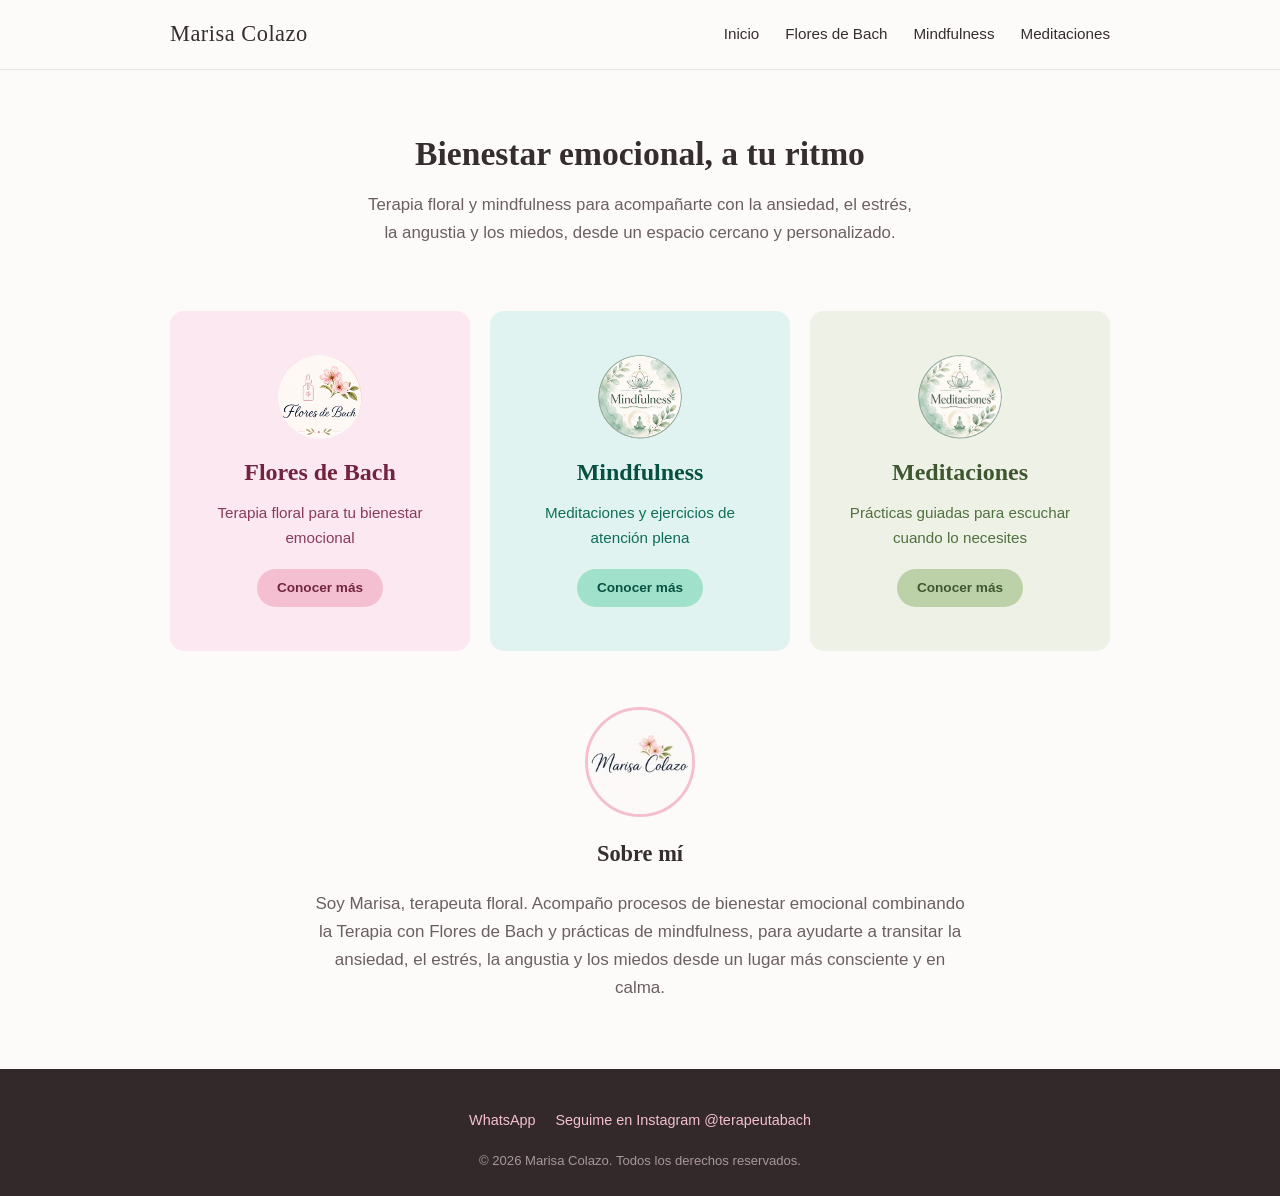
<file: index.html>
<!DOCTYPE html>
<html lang="es">
<head>
<meta charset="UTF-8">
<meta name="viewport" content="width=device-width, initial-scale=1.0">
<title>Marisa Colazo | Terapia floral y mindfulness</title>
<meta name="description" content="Terapia con Flores de Bach y mindfulness para el bienestar emocional. Sesiones personalizadas para ansiedad, estrés y angustia.">
<link rel="stylesheet" href="css/style.css">
</head>
<body>

<header class="site-header">
  <div class="container">
    <a href="index.html" class="logo">Marisa Colazo</a>
    <button class="nav-toggle" aria-label="Abrir menú">☰</button>
    <nav class="main-nav">
      <ul>
        <li><a href="index.html">Inicio</a></li>
        <li><a href="flores-de-bach.html">Flores de Bach</a></li>
        <li><a href="mindfulness.html">Mindfulness</a></li>
        <li><a href="meditaciones.html">Meditaciones</a></li>
      </ul>
    </nav>
  </div>
</header>

<section class="hero reveal">
  <div class="container">
    <h1>Bienestar emocional, a tu ritmo</h1>
    <p>Terapia floral y mindfulness para acompañarte con la ansiedad, el estrés, la angustia y los miedos, desde un espacio cercano y personalizado.</p>
  </div>
</section>

<div class="container">
  <div class="split-panels">
    <a href="flores-de-bach.html" class="panel pink reveal reveal-1">
      <img src="images/icono-flores-de-bach.png" alt="Flores de Bach" class="panel-logo">
      <h2>Flores de Bach</h2>
      <p>Terapia floral para tu bienestar emocional</p>
      <span class="pill">Conocer más</span>
    </a>
    <a href="mindfulness.html" class="panel aqua reveal reveal-2">
      <img src="images/logo-mindfulness.jpg" alt="Mindfulness" class="panel-logo">
      <h2>Mindfulness</h2>
      <p>Meditaciones y ejercicios de atención plena</p>
      <span class="pill">Conocer más</span>
    </a>
    <a href="meditaciones.html" class="panel sage reveal reveal-3">
      <img src="images/icono-meditaciones.jpg" alt="Meditaciones" class="panel-logo">
      <h2>Meditaciones</h2>
      <p>Prácticas guiadas para escuchar cuando lo necesites</p>
      <span class="pill">Conocer más</span>
    </a>
  </div>
</div>

<div class="about-section reveal">
  <img src="images/marisa-perfil.jpg" alt="Marisa Colazo" class="avatar-photo">
  <h2>Sobre mí</h2>
  <p>Soy Marisa, terapeuta floral. Acompaño procesos de bienestar emocional combinando la Terapia con Flores de Bach y prácticas de mindfulness, para ayudarte a transitar la ansiedad, el estrés, la angustia y los miedos desde un lugar más consciente y en calma.</p>
</div>

<footer class="site-footer">
  <div class="container">
    <div class="footer-contact">
      <a href="https://wa.me/5493456495368?text=Hola%20Marisa%2C%20quisiera%20consultarte" target="_blank" rel="noopener">WhatsApp</a>
      <a href="https://instagram.com/terapeutabach" target="_blank" rel="noopener">Seguime en Instagram @terapeutabach</a>
    </div>
    <div class="footer-bottom">&copy; 2026 Marisa Colazo. Todos los derechos reservados.</div>
  </div>
</footer>

<script src="js/main.js"></script>
</body>
</html>
</file>
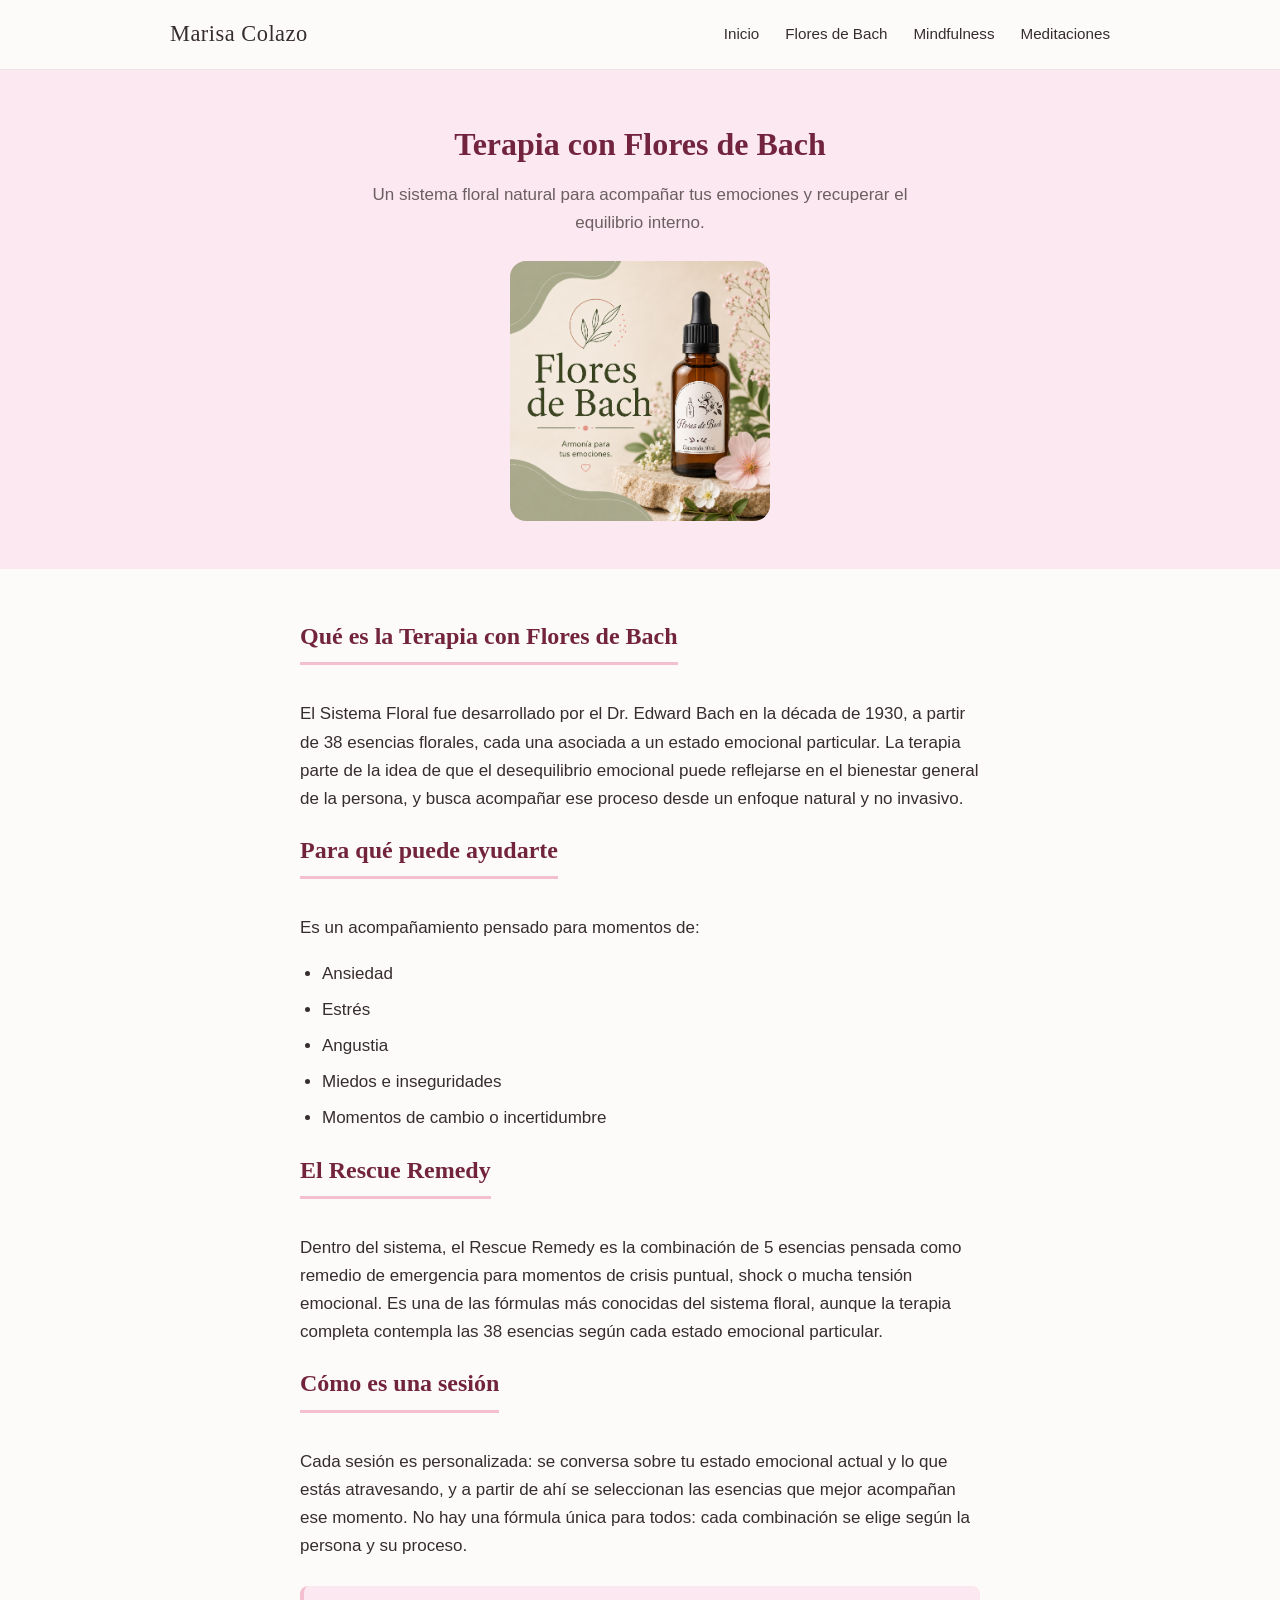
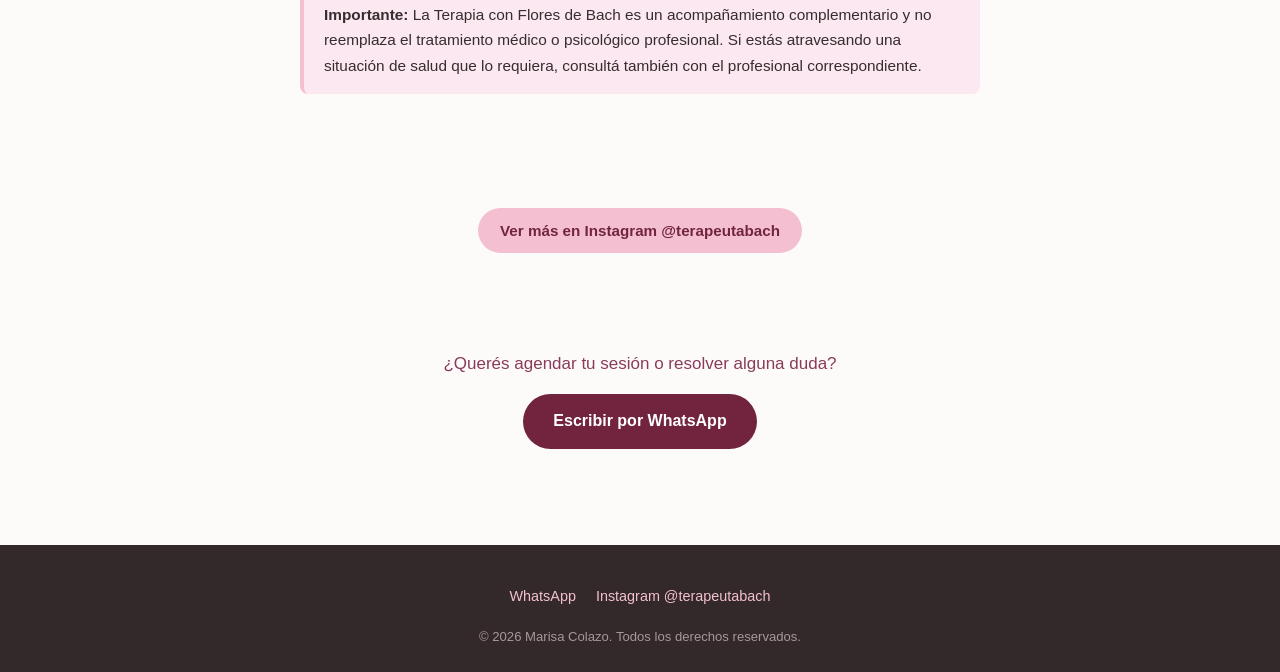
<file: flores-de-bach.html>
<!DOCTYPE html>
<html lang="es">
<head>
<meta charset="UTF-8">
<meta name="viewport" content="width=device-width, initial-scale=1.0">
<title>Flores de Bach | Marisa Colazo</title>
<meta name="description" content="Terapia con Flores de Bach: qué es, para qué se usa y cómo es una sesión personalizada con Marisa Colazo.">
<link rel="stylesheet" href="css/style.css">
</head>
<body class="theme-pink">

<header class="site-header">
  <div class="container">
    <a href="index.html" class="logo">Marisa Colazo</a>
    <button class="nav-toggle" aria-label="Abrir menú">☰</button>
    <nav class="main-nav">
      <ul>
        <li><a href="index.html">Inicio</a></li>
        <li><a href="flores-de-bach.html">Flores de Bach</a></li>
        <li><a href="mindfulness.html">Mindfulness</a></li>
        <li><a href="meditaciones.html">Meditaciones</a></li>
      </ul>
    </nav>
  </div>
</header>

<div class="page-hero reveal">
  <div class="container">
    <h1>Terapia con Flores de Bach</h1>
    <p>Un sistema floral natural para acompañar tus emociones y recuperar el equilibrio interno.</p>
    <div class="hero-photo">
      <img src="images/banner-flores-de-bach.png" alt="Flores de Bach — armonía para tus emociones">
    </div>
  </div>
</div>

<main>
<div class="content-body reveal">

<h2 class="section-title">Qué es la Terapia con Flores de Bach</h2>
<p>El Sistema Floral fue desarrollado por el Dr. Edward Bach en la década de 1930, a partir de 38 esencias florales, cada una asociada a un estado emocional particular. La terapia parte de la idea de que el desequilibrio emocional puede reflejarse en el bienestar general de la persona, y busca acompañar ese proceso desde un enfoque natural y no invasivo.</p>

<h2 class="section-title">Para qué puede ayudarte</h2>
<p>Es un acompañamiento pensado para momentos de:</p>
<ul>
  <li>Ansiedad</li>
  <li>Estrés</li>
  <li>Angustia</li>
  <li>Miedos e inseguridades</li>
  <li>Momentos de cambio o incertidumbre</li>
</ul>

<h2 class="section-title">El Rescue Remedy</h2>
<p>Dentro del sistema, el Rescue Remedy es la combinación de 5 esencias pensada como remedio de emergencia para momentos de crisis puntual, shock o mucha tensión emocional. Es una de las fórmulas más conocidas del sistema floral, aunque la terapia completa contempla las 38 esencias según cada estado emocional particular.</p>

<h2 class="section-title">Cómo es una sesión</h2>
<p>Cada sesión es personalizada: se conversa sobre tu estado emocional actual y lo que estás atravesando, y a partir de ahí se seleccionan las esencias que mejor acompañan ese momento. No hay una fórmula única para todos: cada combinación se elige según la persona y su proceso.</p>

<div class="callout">
<strong>Importante:</strong> La Terapia con Flores de Bach es un acompañamiento complementario y no reemplaza el tratamiento médico o psicológico profesional. Si estás atravesando una situación de salud que lo requiera, consultá también con el profesional correspondiente.
</div>

</div>

<div class="ig-embed-wrap reveal">
  <blockquote class="instagram-media" data-instgrm-permalink="https://www.instagram.com/p/DatU_ZfD-uV/" data-instgrm-version="14" style="max-width:400px; width:100%;"></blockquote>
</div>
<div style="text-align:center;">
  <a class="ig-follow-btn" href="https://instagram.com/terapeutabach" target="_blank" rel="noopener">Ver más en Instagram @terapeutabach</a>
</div>

<div class="cta-block reveal">
  <p style="color: var(--pink-text); margin-bottom: 16px;">¿Querés agendar tu sesión o resolver alguna duda?</p>
  <a class="cta-btn" href="https://wa.me/5493456495368?text=Hola%20Marisa%2C%20quisiera%20consultarte%20sobre%20Flores%20de%20Bach" target="_blank" rel="noopener">Escribir por WhatsApp</a>
</div>
</main>

<footer class="site-footer">
  <div class="container">
    <div class="footer-contact">
      <a href="https://wa.me/5493456495368?text=Hola%20Marisa%2C%20quisiera%20consultarte" target="_blank" rel="noopener">WhatsApp</a>
      <a href="https://instagram.com/terapeutabach" target="_blank" rel="noopener">Instagram @terapeutabach</a>
    </div>
    <div class="footer-bottom">&copy; 2026 Marisa Colazo. Todos los derechos reservados.</div>
  </div>
</footer>

<script async src="//www.instagram.com/embed.js"></script>
<script src="js/main.js"></script>
</body>
</html>
</file>
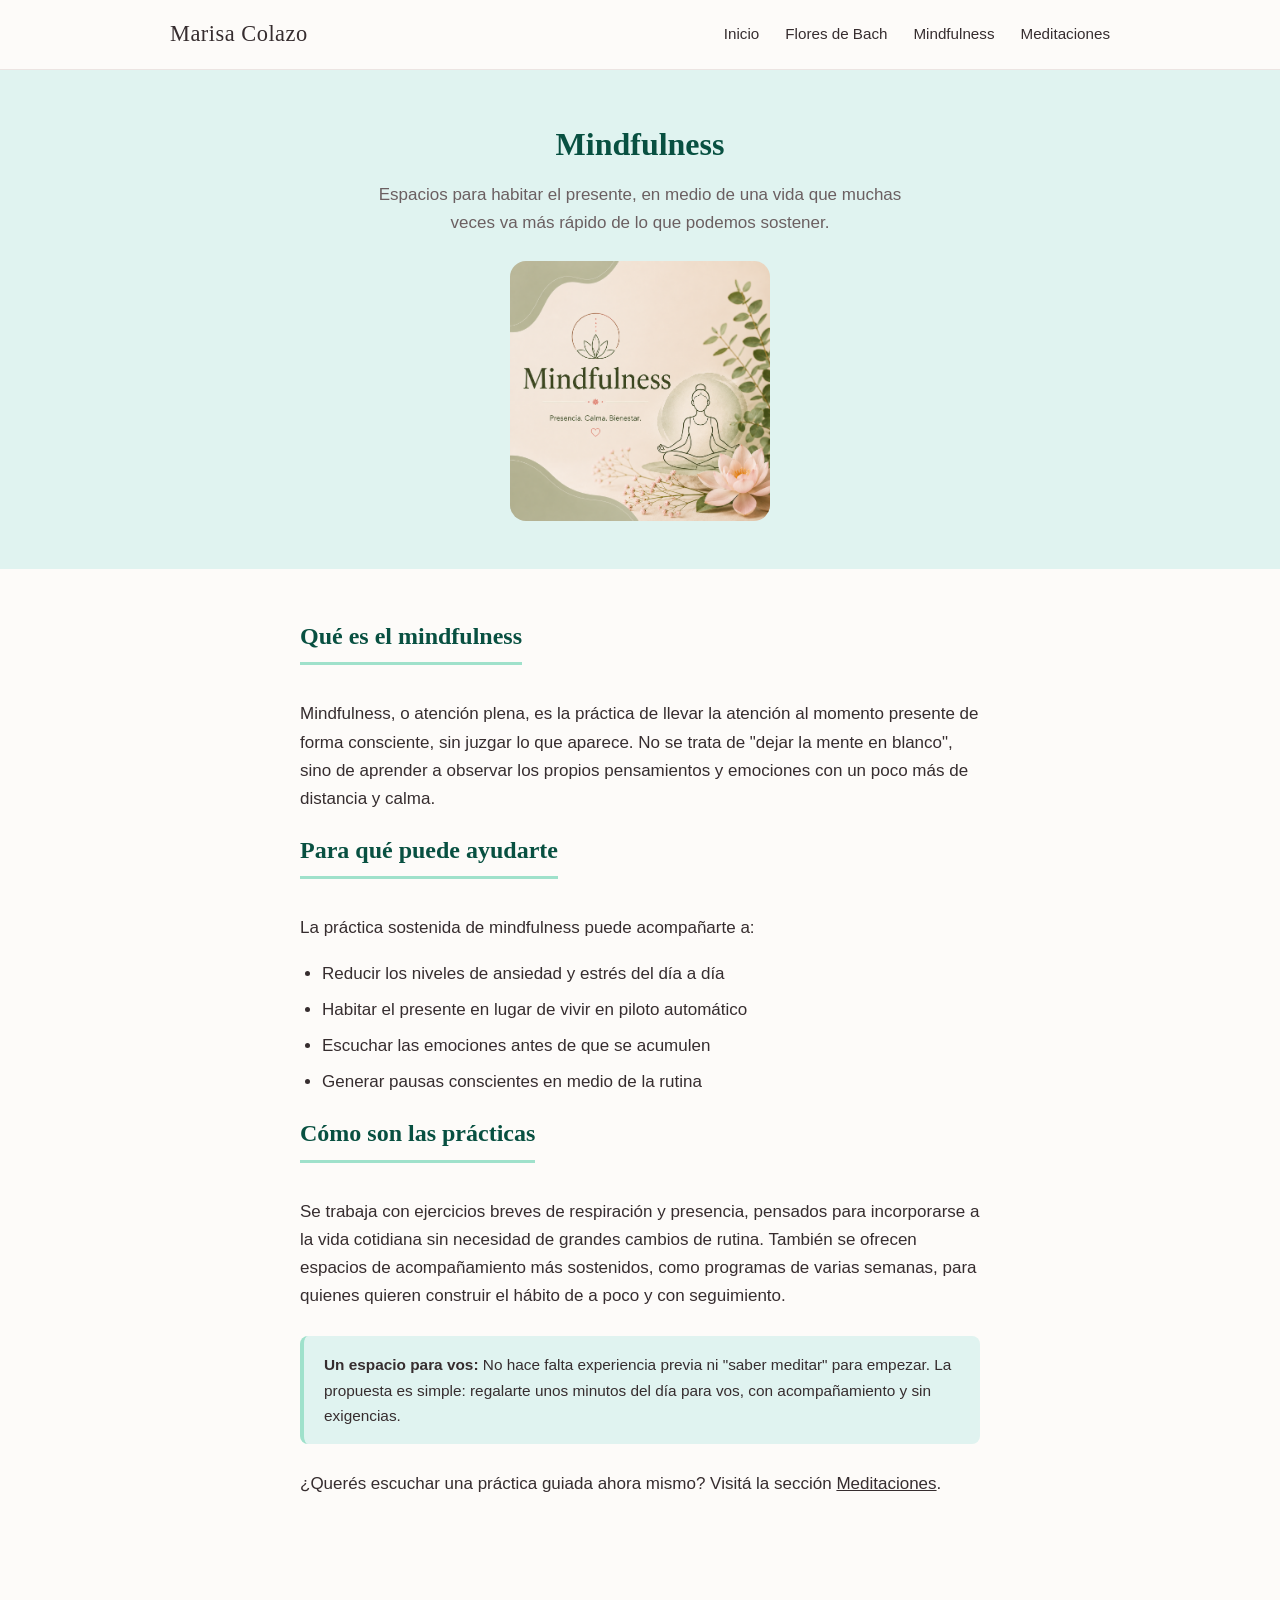
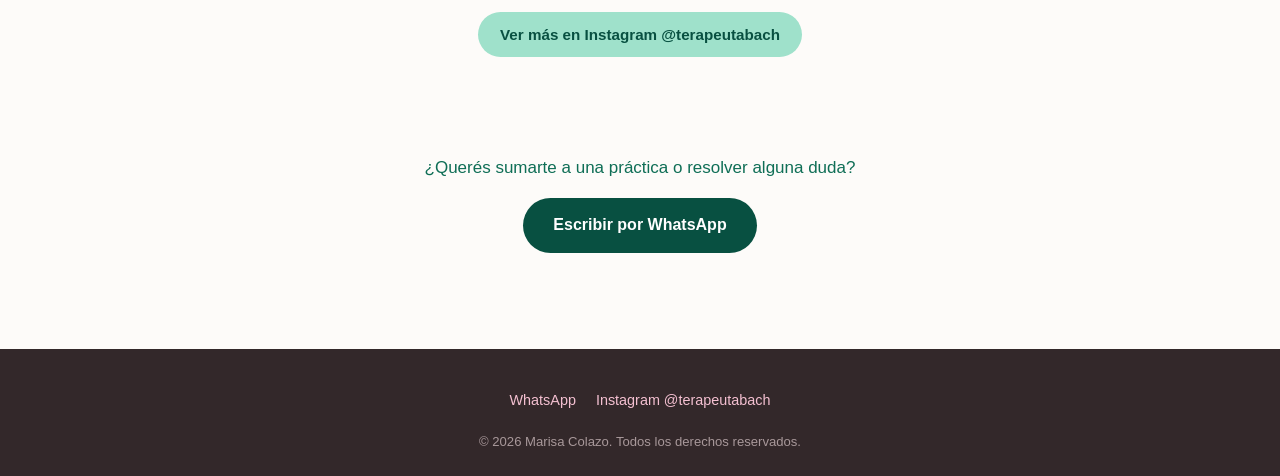
<file: mindfulness.html>
<!DOCTYPE html>
<html lang="es">
<head>
<meta charset="UTF-8">
<meta name="viewport" content="width=device-width, initial-scale=1.0">
<title>Mindfulness | Marisa Colazo</title>
<meta name="description" content="Meditaciones y ejercicios de mindfulness para reducir la ansiedad y el estrés, y habitar el presente con Marisa Colazo.">
<link rel="stylesheet" href="css/style.css">
</head>
<body class="theme-aqua">

<header class="site-header">
  <div class="container">
    <a href="index.html" class="logo">Marisa Colazo</a>
    <button class="nav-toggle" aria-label="Abrir menú">☰</button>
    <nav class="main-nav">
      <ul>
        <li><a href="index.html">Inicio</a></li>
        <li><a href="flores-de-bach.html">Flores de Bach</a></li>
        <li><a href="mindfulness.html">Mindfulness</a></li>
        <li><a href="meditaciones.html">Meditaciones</a></li>
      </ul>
    </nav>
  </div>
</header>

<div class="page-hero reveal">
  <div class="container">
    <h1>Mindfulness</h1>
    <p>Espacios para habitar el presente, en medio de una vida que muchas veces va más rápido de lo que podemos sostener.</p>
    <div class="hero-photo">
      <img src="images/banner-mindfulness.png" alt="Mindfulness — presencia, calma, bienestar">
    </div>
  </div>
</div>

<main>
<div class="content-body reveal">

<h2 class="section-title">Qué es el mindfulness</h2>
<p>Mindfulness, o atención plena, es la práctica de llevar la atención al momento presente de forma consciente, sin juzgar lo que aparece. No se trata de "dejar la mente en blanco", sino de aprender a observar los propios pensamientos y emociones con un poco más de distancia y calma.</p>

<h2 class="section-title">Para qué puede ayudarte</h2>
<p>La práctica sostenida de mindfulness puede acompañarte a:</p>
<ul>
  <li>Reducir los niveles de ansiedad y estrés del día a día</li>
  <li>Habitar el presente en lugar de vivir en piloto automático</li>
  <li>Escuchar las emociones antes de que se acumulen</li>
  <li>Generar pausas conscientes en medio de la rutina</li>
</ul>

<h2 class="section-title">Cómo son las prácticas</h2>
<p>Se trabaja con ejercicios breves de respiración y presencia, pensados para incorporarse a la vida cotidiana sin necesidad de grandes cambios de rutina. También se ofrecen espacios de acompañamiento más sostenidos, como programas de varias semanas, para quienes quieren construir el hábito de a poco y con seguimiento.</p>

<div class="callout">
<strong>Un espacio para vos:</strong> No hace falta experiencia previa ni "saber meditar" para empezar. La propuesta es simple: regalarte unos minutos del día para vos, con acompañamiento y sin exigencias.
</div>

<p>¿Querés escuchar una práctica guiada ahora mismo? Visitá la sección <a href="meditaciones.html">Meditaciones</a>.</p>

</div>

<div class="ig-embed-wrap reveal">
  <blockquote class="instagram-media" data-instgrm-permalink="https://www.instagram.com/p/Da37CQwkdxz/" data-instgrm-version="14" style="max-width:400px; width:100%;"></blockquote>
</div>
<div style="text-align:center;">
  <a class="ig-follow-btn" href="https://instagram.com/terapeutabach" target="_blank" rel="noopener">Ver más en Instagram @terapeutabach</a>
</div>

<div class="cta-block reveal">
  <p style="color: var(--aqua-text); margin-bottom: 16px;">¿Querés sumarte a una práctica o resolver alguna duda?</p>
  <a class="cta-btn" href="https://wa.me/5493456495368?text=Hola%20Marisa%2C%20quisiera%20consultarte%20sobre%20mindfulness" target="_blank" rel="noopener">Escribir por WhatsApp</a>
</div>
</main>

<footer class="site-footer">
  <div class="container">
    <div class="footer-contact">
      <a href="https://wa.me/5493456495368?text=Hola%20Marisa%2C%20quisiera%20consultarte" target="_blank" rel="noopener">WhatsApp</a>
      <a href="https://instagram.com/terapeutabach" target="_blank" rel="noopener">Instagram @terapeutabach</a>
    </div>
    <div class="footer-bottom">&copy; 2026 Marisa Colazo. Todos los derechos reservados.</div>
  </div>
</footer>

<script async src="//www.instagram.com/embed.js"></script>
<script src="js/main.js"></script>
</body>
</html>
</file>
<file: css/style.css>
/* Marisa Colazo — hoja de estilos principal */

:root {
  --color-bg: #fdfbf9;
  --color-text: #362d2f;
  --color-text-light: #6b5f61;
  --color-border: #ece4e2;

  --pink-bg: #fbe8f0;
  --pink-mid: #f4c0d1;
  --pink-dark: #72243e;
  --pink-text: #8a3b5c;

  --aqua-bg: #e0f3f0;
  --aqua-mid: #9fe1cb;
  --aqua-dark: #085041;
  --aqua-text: #0f6e56;

  --sage-bg: #edf1e6;
  --sage-mid: #bdd1a8;
  --sage-dark: #3f5730;
  --sage-text: #52703f;

  --radius: 14px;
  --max-width: 980px;
  --font-heading: Georgia, "Times New Roman", serif;
  --font-body: "Segoe UI", Verdana, Arial, sans-serif;
}

* {
  box-sizing: border-box;
}

html {
  scroll-behavior: smooth;
}

body {
  margin: 0;
  font-family: var(--font-body);
  color: var(--color-text);
  background: var(--color-bg);
  line-height: 1.65;
  font-size: 17px;
}

img {
  max-width: 100%;
  display: block;
}

a {
  color: inherit;
}

.container {
  max-width: var(--max-width);
  margin: 0 auto;
  padding: 0 20px;
}

/* Header */
.site-header {
  background: var(--color-bg);
  border-bottom: 1px solid var(--color-border);
  position: sticky;
  top: 0;
  z-index: 100;
}

.site-header .container {
  display: flex;
  align-items: center;
  justify-content: space-between;
  padding-top: 16px;
  padding-bottom: 16px;
}

.logo {
  font-family: var(--font-heading);
  font-size: 1.4rem;
  color: var(--color-text) !important;
  text-decoration: none !important;
  letter-spacing: 0.5px;
}

.nav-toggle {
  display: none;
  background: none;
  border: none;
  color: var(--color-text);
  font-size: 1.8rem;
  cursor: pointer;
}

.main-nav ul {
  list-style: none;
  display: flex;
  gap: 26px;
  margin: 0;
  padding: 0;
}

.main-nav a {
  text-decoration: none !important;
  font-weight: 500;
  font-size: 0.95rem;
  color: var(--color-text) !important;
}

.main-nav a:hover {
  opacity: 0.7;
}

@media (max-width: 720px) {
  .nav-toggle { display: block; }
  .main-nav { display: none; width: 100%; }
  .main-nav.open { display: block; }
  .site-header .container { flex-wrap: wrap; }
  .main-nav ul { flex-direction: column; gap: 4px; padding: 12px 0 18px; }
  .main-nav a { display: block; padding: 10px 4px; border-top: 1px solid var(--color-border); }
}

/* Hero */
.hero {
  text-align: center;
  padding: 56px 0 40px;
}

.hero h1 {
  font-family: var(--font-heading);
  font-size: 2.1rem;
  margin: 0 0 10px;
}

.hero p {
  color: var(--color-text-light);
  max-width: 560px;
  margin: 0 auto;
  font-size: 1.05rem;
}

/* Split panels */
.split-panels {
  display: grid;
  grid-template-columns: repeat(auto-fit, minmax(260px, 1fr));
  gap: 20px;
  margin: 24px 0 56px;
}

.panel {
  border-radius: var(--radius);
  padding: 44px 30px;
  text-align: center;
  text-decoration: none !important;
  transition: transform 0.15s ease;
}

.panel:hover {
  transform: translateY(-3px);
}

.panel.pink { background: var(--pink-bg); }
.panel.aqua { background: var(--aqua-bg); }
.panel.sage { background: var(--sage-bg); }

.panel-logo {
  width: 84px;
  height: 84px;
  border-radius: 50%;
  object-fit: cover;
  margin: 0 auto;
}

.panel h2 {
  font-family: var(--font-heading);
  font-size: 1.5rem;
  margin: 14px 0 8px;
}

.panel.pink h2 { color: var(--pink-dark); }
.panel.aqua h2 { color: var(--aqua-dark); }
.panel.sage h2 { color: var(--sage-dark); }

.panel p {
  font-size: 0.95rem;
  margin: 0 0 18px;
}

.panel.pink p { color: var(--pink-text); }
.panel.aqua p { color: var(--aqua-text); }
.panel.sage p { color: var(--sage-text); }

.panel .pill {
  display: inline-block;
  font-size: 0.85rem;
  padding: 8px 20px;
  border-radius: 20px;
  font-weight: 600;
}

.panel.pink .pill { background: var(--pink-mid); color: var(--pink-dark); }
.panel.aqua .pill { background: var(--aqua-mid); color: var(--aqua-dark); }
.panel.sage .pill { background: var(--sage-mid); color: var(--sage-dark); }

/* Section-specific page themes */
body.theme-pink .page-hero { background: var(--pink-bg); }
body.theme-pink .page-hero h1 { color: var(--pink-dark); }
body.theme-pink .cta-btn { background: var(--pink-dark); }
body.theme-pink .section-title { color: var(--pink-dark); border-color: var(--pink-mid); }
body.theme-pink .callout { background: var(--pink-bg); border-color: var(--pink-mid); }

body.theme-aqua .page-hero { background: var(--aqua-bg); }
body.theme-aqua .page-hero h1 { color: var(--aqua-dark); }
body.theme-aqua .cta-btn { background: var(--aqua-dark); }
body.theme-aqua .section-title { color: var(--aqua-dark); border-color: var(--aqua-mid); }
body.theme-aqua .callout { background: var(--aqua-bg); border-color: var(--aqua-mid); }

body.theme-sage .page-hero { background: var(--sage-bg); }
body.theme-sage .page-hero h1 { color: var(--sage-dark); }
body.theme-sage .cta-btn { background: var(--sage-dark); }
body.theme-sage .section-title { color: var(--sage-dark); border-color: var(--sage-mid); }
body.theme-sage .callout { background: var(--sage-bg); border-color: var(--sage-mid); }

.page-hero {
  padding: 48px 0;
  text-align: center;
}

.page-hero h1 {
  font-family: var(--font-heading);
  font-size: 2rem;
  margin: 0 0 10px;
}

.page-hero p {
  color: var(--color-text-light);
  max-width: 560px;
  margin: 0 auto;
}

.hero-photo {
  max-width: 260px;
  margin: 24px auto 0;
  border-radius: 16px;
  overflow: hidden;
}

.hero-photo img {
  width: 100%;
  display: block;
}

.media-player {
  max-width: 480px;
  margin: 32px auto;
  border-radius: 16px;
  overflow: hidden;
}

.media-player video {
  width: 100%;
  display: block;
  border-radius: 16px;
}

.media-caption {
  text-align: center;
  font-size: 0.85rem;
  color: var(--color-text-light);
  margin-top: 10px;
}

main {
  padding: 8px 0 60px;
}

.content-body {
  max-width: 720px;
  margin: 0 auto;
  padding: 40px 20px 0;
}

.section-title {
  font-family: var(--font-heading);
  font-size: 1.5rem;
  border-bottom: 3px solid;
  display: inline-block;
  padding-bottom: 6px;
  margin: 0 0 18px;
}

.content-body p {
  margin-bottom: 18px;
}

.content-body ul, .content-body ol {
  margin-bottom: 18px;
  padding-left: 22px;
}

.content-body li {
  margin-bottom: 8px;
}

.callout {
  border-left: 4px solid;
  border-radius: 8px;
  padding: 16px 20px;
  margin: 26px 0;
  font-size: 0.96rem;
}

.cta-block {
  text-align: center;
  margin: 44px auto 0;
  padding: 36px 20px;
  max-width: 720px;
}

.cta-btn {
  display: inline-block;
  color: #fff !important;
  text-decoration: none !important;
  padding: 14px 30px;
  border-radius: 30px;
  font-weight: 600;
  font-size: 1rem;
}

.cta-btn:hover {
  opacity: 0.92;
}

/* About section on homepage */
.about-section {
  max-width: 700px;
  margin: 0 auto;
  padding: 0 20px 50px;
  text-align: center;
}

.about-section h2 {
  font-family: var(--font-heading);
  font-size: 1.4rem;
  margin-bottom: 12px;
}

.about-section p {
  color: var(--color-text-light);
}

.avatar-photo {
  width: 110px;
  height: 110px;
  border-radius: 50%;
  object-fit: cover;
  margin: 0 auto 18px;
  border: 3px solid var(--pink-mid);
}

/* Instagram embed + follow button */
.ig-embed-wrap {
  max-width: 540px;
  margin: 36px auto;
  display: flex;
  justify-content: center;
}

.ig-follow-btn {
  display: inline-flex;
  align-items: center;
  gap: 8px;
  text-decoration: none !important;
  font-weight: 600;
  font-size: 0.95rem;
  padding: 10px 22px;
  border-radius: 30px;
  margin-top: 8px;
}

body.theme-pink .ig-follow-btn { background: var(--pink-mid); color: var(--pink-dark) !important; }
body.theme-aqua .ig-follow-btn { background: var(--aqua-mid); color: var(--aqua-dark) !important; }
body.theme-sage .ig-follow-btn { background: var(--sage-mid); color: var(--sage-dark) !important; }

/* Scroll reveal */
.reveal {
  opacity: 0;
  transform: translateY(24px);
  transition: opacity 0.7s ease, transform 0.7s ease;
}

.reveal.is-visible {
  opacity: 1;
  transform: translateY(0);
}

.reveal-1 { transition-delay: 0.05s; }
.reveal-2 { transition-delay: 0.15s; }
.reveal-3 { transition-delay: 0.25s; }

@media (prefers-reduced-motion: reduce) {
  .reveal {
    opacity: 1;
    transform: none;
    transition: none;
  }
}

/* Footer */
.site-footer {
  background: #33282a;
  color: #e9dfe0;
  padding: 40px 0 24px;
  text-align: center;
  font-size: 0.9rem;
}

.footer-contact {
  display: flex;
  gap: 20px;
  justify-content: center;
  flex-wrap: wrap;
  margin-bottom: 18px;
}

.footer-contact a {
  color: #f4c0d1 !important;
  text-decoration: none !important;
  font-weight: 500;
}

.footer-contact a:hover {
  text-decoration: underline !important;
}

.footer-bottom {
  color: #a8989a;
  font-size: 0.82rem;
  margin-top: 14px;
}
</file>
